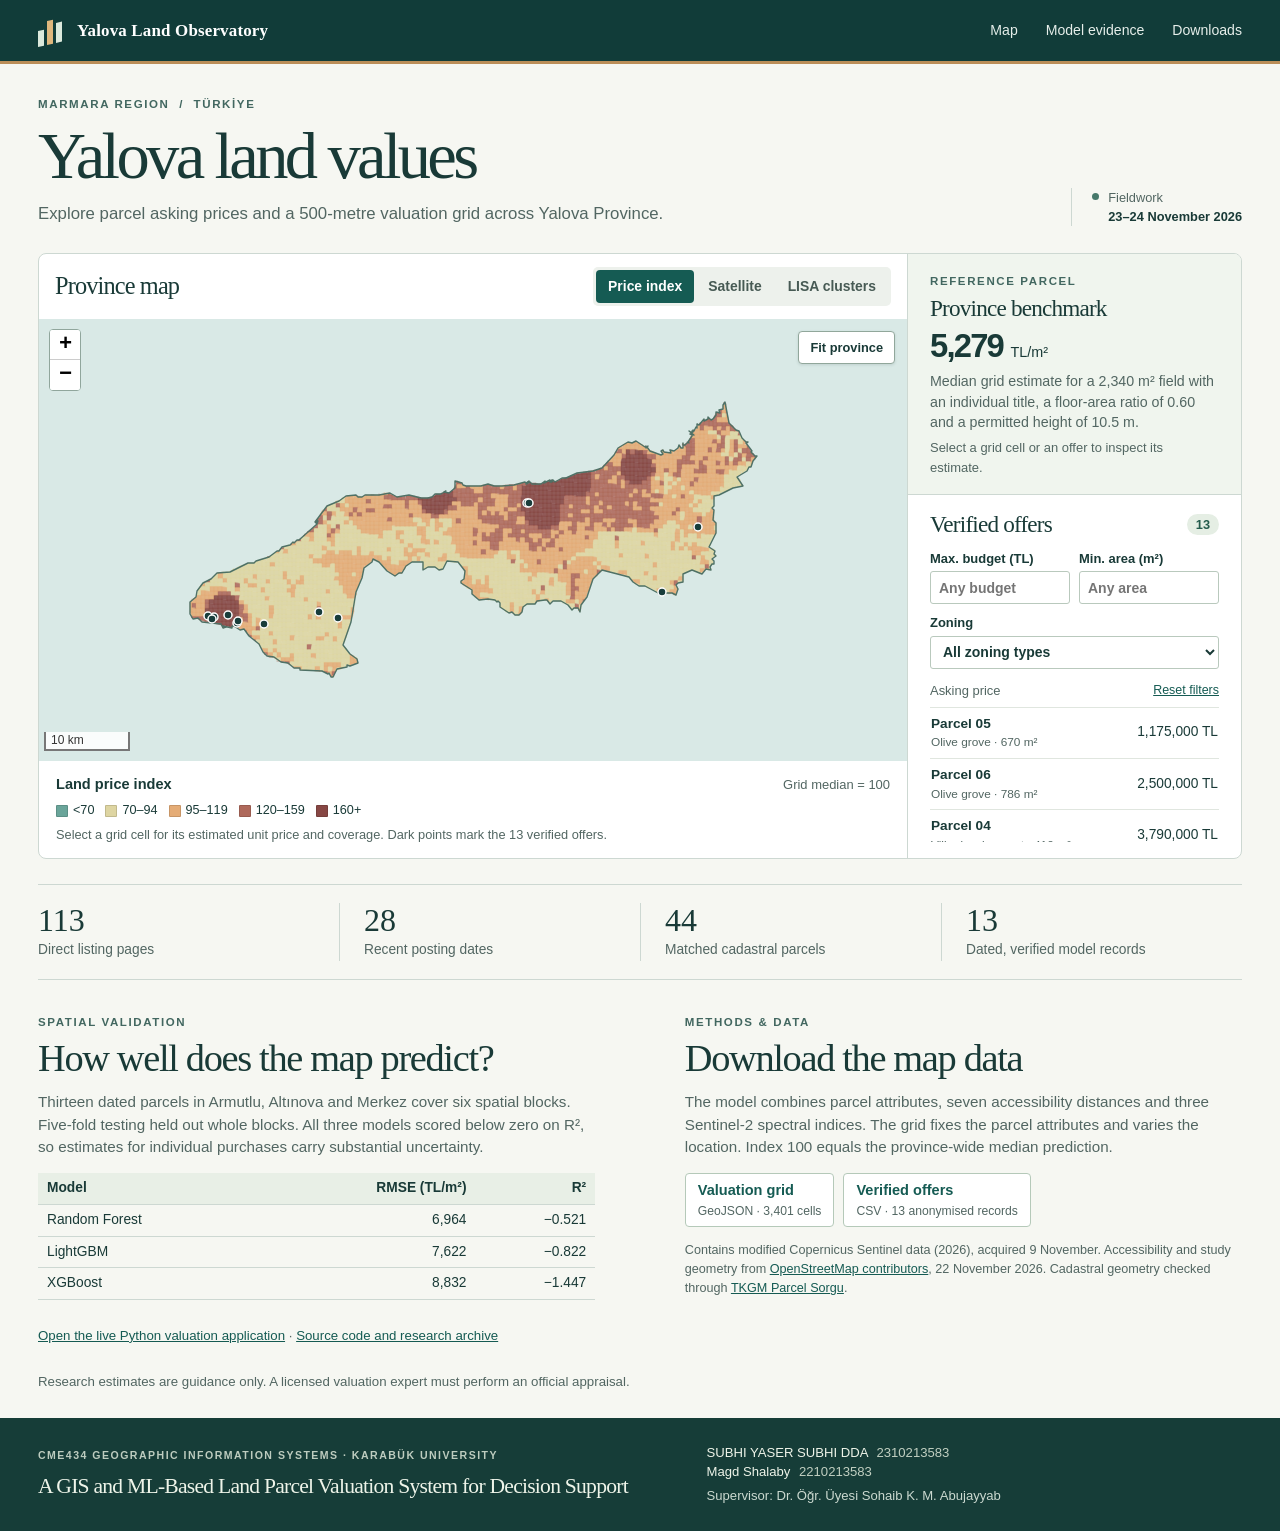
<file: docs/index.html>
<!doctype html>
<html lang="en">
<head>
  <meta charset="utf-8"><meta name="viewport" content="width=device-width,initial-scale=1">
  <meta name="theme-color" content="#123e3c">
  <title>Yalova Land Observatory · Parcel valuation</title>
  <link rel="stylesheet" href="assets/leaflet/leaflet.css"><link rel="stylesheet" href="style.css">
</head>
<body>
<header class="masthead">
  <div class="wrap nav"><a class="brand" href="#map-section"><span class="brand-mark" aria-hidden="true"><i></i><i></i><i></i></span> Yalova Land Observatory</a>
    <nav aria-label="Page sections"><a href="#map-section">Map</a><a href="#evidence">Model evidence</a><a href="#data">Downloads</a></nav>
  </div>
</header>
<main class="wrap">
  <section class="intro"><div><p class="kicker">MARMARA REGION &nbsp;/&nbsp; TÜRKİYE</p>
    <h1>Yalova land values</h1><p class="dek">Explore parcel asking prices and a 500-metre valuation grid across Yalova Province.</p></div>
    <div class="dateline"><span class="dot"></span><span>Fieldwork<br><strong>23–24 November 2026</strong></span></div>
  </section>
  <section id="map-section" class="atlas" aria-label="Interactive land valuation map">
    <div class="atlas-main">
      <div class="bar"><h2>Province map</h2>
        <div class="layer-tabs" aria-label="Map layer" role="group">
          <button type="button" data-mode="index" aria-pressed="true">Price index</button><button type="button" data-mode="satellite" aria-pressed="false">Satellite</button><button type="button" data-mode="lisa" aria-pressed="false">LISA clusters</button>
        </div>
      </div>
      <div class="map-shell"><div id="map" aria-label="Map of Yalova. Use the offers list for keyboard access to parcel details."></div><button type="button" id="extent" aria-label="Fit entire province" title="Fit entire province">Fit province</button></div>
      <div class="legend"><div class="legend-head"><span id="legend-title">Land price index</span><span id="legend-unit">Grid median = 100</span></div><div id="legend-swatches"></div>
        <p id="caption" aria-live="polite">Loading local map layers…</p></div>
    </div>
    <aside class="sidebar">
      <section class="inspect" id="inspector" aria-label="Selected map location" aria-live="polite">
        <p class="kicker">REFERENCE PARCEL</p><h2>Province benchmark</h2><p class="price">5,279 <small>TL/m²</small></p>
        <p class="explain">Median grid estimate for a 2,340 m² field with an individual title, a floor-area ratio of 0.60 and a permitted height of 10.5 m.</p><p class="hint">Select a grid cell or an offer to inspect its estimate.</p>
      </section>
      <section class="filters" aria-labelledby="offer-title"><div class="line-title"><h2 id="offer-title">Verified offers</h2><span class="num" id="offer-count">13</span></div>
        <div class="pair"><label>Max. budget (TL)<input id="budget" type="number" min="0" step="any" inputmode="numeric" placeholder="Any budget"></label>
          <label>Min. area (m²)<input id="area" type="number" min="0" step="any" inputmode="numeric" placeholder="Any area"></label></div>
        <label>Zoning<select id="zone"><option value="">All zoning types</option></select></label>
        <div class="listhead"><span>Asking price</span><button type="button" id="reset">Reset filters</button></div><div id="offer-list" aria-label="Filtered parcel offers"></div>
      </section>
    </aside>
  </section>
  <section class="stats" aria-label="Study sample counts">
    <div><b>113</b><span>Direct listing pages</span></div><div><b>28</b><span>Recent posting dates</span></div><div><b>44</b><span>Matched cadastral parcels</span></div><div><b>13</b><span>Dated, verified model records</span></div>
  </section>
  <div id="evidence" class="evidence"><section>
    <p class="kicker">SPATIAL VALIDATION</p><h2>How well does the map predict?</h2><p>Thirteen dated parcels in Armutlu, Altınova and Merkez cover six spatial blocks. Five-fold testing held out whole blocks. All three models scored below zero on R², so estimates for individual purchases carry substantial uncertainty.</p>
    <table><thead><tr><th>Model</th><th>RMSE (TL/m²)</th><th>R²</th></tr></thead><tbody><tr><td>Random Forest</td><td>6,964</td><td>−0.521</td></tr><tr><td>LightGBM</td><td>7,622</td><td>−0.822</td></tr><tr><td>XGBoost</td><td>8,832</td><td>−1.447</td></tr></tbody></table>
  </section><section id="data"><p class="kicker">METHODS &amp; DATA</p><h2>Download the map data</h2><p>The model combines parcel attributes, seven accessibility distances and three Sentinel-2 spectral indices. The grid fixes the parcel attributes and varies the location. Index 100 equals the province-wide median prediction.</p>
    <div class="download"><a href="assets/verified_pilot.geojson" download="Yalova_verified_grid.geojson">Valuation grid <span>GeoJSON · 3,401 cells</span></a><button type="button" id="csv">Verified offers <span>CSV · 13 anonymised records</span></button></div>
    <p class="source">Contains modified Copernicus Sentinel data (2026), acquired 9 November. Accessibility and study geometry from <a href="https://www.openstreetmap.org/copyright" rel="noreferrer">OpenStreetMap contributors</a>, 22 November 2026. Cadastral geometry checked through <a href="https://parselsorgu.tkgm.gov.tr/" rel="noreferrer">TKGM Parcel Sorgu</a>.</p>
  </section></div>
  <p class="guidance"><a href="https://yalova-parcel-valuation-cme434.onrender.com">Open the live Python valuation application</a> · <a href="https://github.com/subhidada009/yalova-parcel-valuation-cme434">Source code and research archive</a></p>
  <p class="guidance">Research estimates are guidance only. A licensed valuation expert must perform an official appraisal.</p>
</main>
<footer><div class="wrap foot"><section><p class="kicker">CME434 GEOGRAPHIC INFORMATION SYSTEMS · KARABÜK UNIVERSITY</p>
  <h2>A GIS and ML-Based Land Parcel Valuation System for Decision Support</h2></section>
  <div class="team"><p>SUBHI YASER SUBHI DDA <span>2310213583</span></p><p>Magd Shalaby <span>2210213583</span></p><p class="supervisor">Supervisor: Dr. Öğr. Üyesi Sohaib K. M. Abujayyab</p></div></div></footer>
<script src="assets/leaflet/leaflet.js"></script><script src="map.js"></script>
</body></html>
</file>
<file: docs/assets/leaflet/leaflet.css>
/* required styles */

.leaflet-pane,
.leaflet-tile,
.leaflet-marker-icon,
.leaflet-marker-shadow,
.leaflet-tile-container,
.leaflet-pane > svg,
.leaflet-pane > canvas,
.leaflet-zoom-box,
.leaflet-image-layer,
.leaflet-layer {
	position: absolute;
	left: 0;
	top: 0;
	}
.leaflet-container {
	overflow: hidden;
	}
.leaflet-tile,
.leaflet-marker-icon,
.leaflet-marker-shadow {
	-webkit-user-select: none;
	   -moz-user-select: none;
	        user-select: none;
	  -webkit-user-drag: none;
	}
/* Prevents IE11 from highlighting tiles in blue */
.leaflet-tile::selection {
	background: transparent;
}
/* Safari renders non-retina tile on retina better with this, but Chrome is worse */
.leaflet-safari .leaflet-tile {
	image-rendering: -webkit-optimize-contrast;
	}
/* hack that prevents hw layers "stretching" when loading new tiles */
.leaflet-safari .leaflet-tile-container {
	width: 1600px;
	height: 1600px;
	-webkit-transform-origin: 0 0;
	}
.leaflet-marker-icon,
.leaflet-marker-shadow {
	display: block;
	}
/* .leaflet-container svg: reset svg max-width decleration shipped in Joomla! (joomla.org) 3.x */
/* .leaflet-container img: map is broken in FF if you have max-width: 100% on tiles */
.leaflet-container .leaflet-overlay-pane svg {
	max-width: none !important;
	max-height: none !important;
	}
.leaflet-container .leaflet-marker-pane img,
.leaflet-container .leaflet-shadow-pane img,
.leaflet-container .leaflet-tile-pane img,
.leaflet-container img.leaflet-image-layer,
.leaflet-container .leaflet-tile {
	max-width: none !important;
	max-height: none !important;
	width: auto;
	padding: 0;
	}

.leaflet-container img.leaflet-tile {
	/* See: https://bugs.chromium.org/p/chromium/issues/detail?id=600120 */
	mix-blend-mode: plus-lighter;
}

.leaflet-container.leaflet-touch-zoom {
	-ms-touch-action: pan-x pan-y;
	touch-action: pan-x pan-y;
	}
.leaflet-container.leaflet-touch-drag {
	-ms-touch-action: pinch-zoom;
	/* Fallback for FF which doesn't support pinch-zoom */
	touch-action: none;
	touch-action: pinch-zoom;
}
.leaflet-container.leaflet-touch-drag.leaflet-touch-zoom {
	-ms-touch-action: none;
	touch-action: none;
}
.leaflet-container {
	-webkit-tap-highlight-color: transparent;
}
.leaflet-container a {
	-webkit-tap-highlight-color: rgba(51, 181, 229, 0.4);
}
.leaflet-tile {
	filter: inherit;
	visibility: hidden;
	}
.leaflet-tile-loaded {
	visibility: inherit;
	}
.leaflet-zoom-box {
	width: 0;
	height: 0;
	-moz-box-sizing: border-box;
	     box-sizing: border-box;
	z-index: 800;
	}
/* workaround for https://bugzilla.mozilla.org/show_bug.cgi?id=888319 */
.leaflet-overlay-pane svg {
	-moz-user-select: none;
	}

.leaflet-pane         { z-index: 400; }

.leaflet-tile-pane    { z-index: 200; }
.leaflet-overlay-pane { z-index: 400; }
.leaflet-shadow-pane  { z-index: 500; }
.leaflet-marker-pane  { z-index: 600; }
.leaflet-tooltip-pane   { z-index: 650; }
.leaflet-popup-pane   { z-index: 700; }

.leaflet-map-pane canvas { z-index: 100; }
.leaflet-map-pane svg    { z-index: 200; }

.leaflet-vml-shape {
	width: 1px;
	height: 1px;
	}
.lvml {
	behavior: url(#default#VML);
	display: inline-block;
	position: absolute;
	}


/* control positioning */

.leaflet-control {
	position: relative;
	z-index: 800;
	pointer-events: visiblePainted; /* IE 9-10 doesn't have auto */
	pointer-events: auto;
	}
.leaflet-top,
.leaflet-bottom {
	position: absolute;
	z-index: 1000;
	pointer-events: none;
	}
.leaflet-top {
	top: 0;
	}
.leaflet-right {
	right: 0;
	}
.leaflet-bottom {
	bottom: 0;
	}
.leaflet-left {
	left: 0;
	}
.leaflet-control {
	float: left;
	clear: both;
	}
.leaflet-right .leaflet-control {
	float: right;
	}
.leaflet-top .leaflet-control {
	margin-top: 10px;
	}
.leaflet-bottom .leaflet-control {
	margin-bottom: 10px;
	}
.leaflet-left .leaflet-control {
	margin-left: 10px;
	}
.leaflet-right .leaflet-control {
	margin-right: 10px;
	}


/* zoom and fade animations */

.leaflet-fade-anim .leaflet-popup {
	opacity: 0;
	-webkit-transition: opacity 0.2s linear;
	   -moz-transition: opacity 0.2s linear;
	        transition: opacity 0.2s linear;
	}
.leaflet-fade-anim .leaflet-map-pane .leaflet-popup {
	opacity: 1;
	}
.leaflet-zoom-animated {
	-webkit-transform-origin: 0 0;
	    -ms-transform-origin: 0 0;
	        transform-origin: 0 0;
	}
svg.leaflet-zoom-animated {
	will-change: transform;
}

.leaflet-zoom-anim .leaflet-zoom-animated {
	-webkit-transition: -webkit-transform 0.25s cubic-bezier(0,0,0.25,1);
	   -moz-transition:    -moz-transform 0.25s cubic-bezier(0,0,0.25,1);
	        transition:         transform 0.25s cubic-bezier(0,0,0.25,1);
	}
.leaflet-zoom-anim .leaflet-tile,
.leaflet-pan-anim .leaflet-tile {
	-webkit-transition: none;
	   -moz-transition: none;
	        transition: none;
	}

.leaflet-zoom-anim .leaflet-zoom-hide {
	visibility: hidden;
	}


/* cursors */

.leaflet-interactive {
	cursor: pointer;
	}
.leaflet-grab {
	cursor: -webkit-grab;
	cursor:    -moz-grab;
	cursor:         grab;
	}
.leaflet-crosshair,
.leaflet-crosshair .leaflet-interactive {
	cursor: crosshair;
	}
.leaflet-popup-pane,
.leaflet-control {
	cursor: auto;
	}
.leaflet-dragging .leaflet-grab,
.leaflet-dragging .leaflet-grab .leaflet-interactive,
.leaflet-dragging .leaflet-marker-draggable {
	cursor: move;
	cursor: -webkit-grabbing;
	cursor:    -moz-grabbing;
	cursor:         grabbing;
	}

/* marker & overlays interactivity */
.leaflet-marker-icon,
.leaflet-marker-shadow,
.leaflet-image-layer,
.leaflet-pane > svg path,
.leaflet-tile-container {
	pointer-events: none;
	}

.leaflet-marker-icon.leaflet-interactive,
.leaflet-image-layer.leaflet-interactive,
.leaflet-pane > svg path.leaflet-interactive,
svg.leaflet-image-layer.leaflet-interactive path {
	pointer-events: visiblePainted; /* IE 9-10 doesn't have auto */
	pointer-events: auto;
	}

/* visual tweaks */

.leaflet-container {
	background: #ddd;
	outline-offset: 1px;
	}
.leaflet-container a {
	color: #0078A8;
	}
.leaflet-zoom-box {
	border: 2px dotted #38f;
	background: rgba(255,255,255,0.5);
	}


/* general typography */
.leaflet-container {
	font-family: "Helvetica Neue", Arial, Helvetica, sans-serif;
	font-size: 12px;
	font-size: 0.75rem;
	line-height: 1.5;
	}


/* general toolbar styles */

.leaflet-bar {
	box-shadow: 0 1px 5px rgba(0,0,0,0.65);
	border-radius: 4px;
	}
.leaflet-bar a {
	background-color: #fff;
	border-bottom: 1px solid #ccc;
	width: 26px;
	height: 26px;
	line-height: 26px;
	display: block;
	text-align: center;
	text-decoration: none;
	color: black;
	}
.leaflet-bar a,
.leaflet-control-layers-toggle {
	background-position: 50% 50%;
	background-repeat: no-repeat;
	display: block;
	}
.leaflet-bar a:hover,
.leaflet-bar a:focus {
	background-color: #f4f4f4;
	}
.leaflet-bar a:first-child {
	border-top-left-radius: 4px;
	border-top-right-radius: 4px;
	}
.leaflet-bar a:last-child {
	border-bottom-left-radius: 4px;
	border-bottom-right-radius: 4px;
	border-bottom: none;
	}
.leaflet-bar a.leaflet-disabled {
	cursor: default;
	background-color: #f4f4f4;
	color: #bbb;
	}

.leaflet-touch .leaflet-bar a {
	width: 30px;
	height: 30px;
	line-height: 30px;
	}
.leaflet-touch .leaflet-bar a:first-child {
	border-top-left-radius: 2px;
	border-top-right-radius: 2px;
	}
.leaflet-touch .leaflet-bar a:last-child {
	border-bottom-left-radius: 2px;
	border-bottom-right-radius: 2px;
	}

/* zoom control */

.leaflet-control-zoom-in,
.leaflet-control-zoom-out {
	font: bold 18px 'Lucida Console', Monaco, monospace;
	text-indent: 1px;
	}

.leaflet-touch .leaflet-control-zoom-in, .leaflet-touch .leaflet-control-zoom-out  {
	font-size: 22px;
	}


/* layers control */

.leaflet-control-layers {
	box-shadow: 0 1px 5px rgba(0,0,0,0.4);
	background: #fff;
	border-radius: 5px;
	}
.leaflet-control-layers-toggle {
	background-image: url(images/layers.png);
	width: 36px;
	height: 36px;
	}
.leaflet-retina .leaflet-control-layers-toggle {
	background-image: url(images/layers-2x.png);
	background-size: 26px 26px;
	}
.leaflet-touch .leaflet-control-layers-toggle {
	width: 44px;
	height: 44px;
	}
.leaflet-control-layers .leaflet-control-layers-list,
.leaflet-control-layers-expanded .leaflet-control-layers-toggle {
	display: none;
	}
.leaflet-control-layers-expanded .leaflet-control-layers-list {
	display: block;
	position: relative;
	}
.leaflet-control-layers-expanded {
	padding: 6px 10px 6px 6px;
	color: #333;
	background: #fff;
	}
.leaflet-control-layers-scrollbar {
	overflow-y: scroll;
	overflow-x: hidden;
	padding-right: 5px;
	}
.leaflet-control-layers-selector {
	margin-top: 2px;
	position: relative;
	top: 1px;
	}
.leaflet-control-layers label {
	display: block;
	font-size: 13px;
	font-size: 1.08333em;
	}
.leaflet-control-layers-separator {
	height: 0;
	border-top: 1px solid #ddd;
	margin: 5px -10px 5px -6px;
	}

/* Default icon URLs */
.leaflet-default-icon-path { /* used only in path-guessing heuristic, see L.Icon.Default */
	background-image: url(images/marker-icon.png);
	}


/* attribution and scale controls */

.leaflet-container .leaflet-control-attribution {
	background: #fff;
	background: rgba(255, 255, 255, 0.8);
	margin: 0;
	}
.leaflet-control-attribution,
.leaflet-control-scale-line {
	padding: 0 5px;
	color: #333;
	line-height: 1.4;
	}
.leaflet-control-attribution a {
	text-decoration: none;
	}
.leaflet-control-attribution a:hover,
.leaflet-control-attribution a:focus {
	text-decoration: underline;
	}
.leaflet-attribution-flag {
	display: inline !important;
	vertical-align: baseline !important;
	width: 1em;
	height: 0.6669em;
	}
.leaflet-left .leaflet-control-scale {
	margin-left: 5px;
	}
.leaflet-bottom .leaflet-control-scale {
	margin-bottom: 5px;
	}
.leaflet-control-scale-line {
	border: 2px solid #777;
	border-top: none;
	line-height: 1.1;
	padding: 2px 5px 1px;
	white-space: nowrap;
	-moz-box-sizing: border-box;
	     box-sizing: border-box;
	background: rgba(255, 255, 255, 0.8);
	text-shadow: 1px 1px #fff;
	}
.leaflet-control-scale-line:not(:first-child) {
	border-top: 2px solid #777;
	border-bottom: none;
	margin-top: -2px;
	}
.leaflet-control-scale-line:not(:first-child):not(:last-child) {
	border-bottom: 2px solid #777;
	}

.leaflet-touch .leaflet-control-attribution,
.leaflet-touch .leaflet-control-layers,
.leaflet-touch .leaflet-bar {
	box-shadow: none;
	}
.leaflet-touch .leaflet-control-layers,
.leaflet-touch .leaflet-bar {
	border: 2px solid rgba(0,0,0,0.2);
	background-clip: padding-box;
	}


/* popup */

.leaflet-popup {
	position: absolute;
	text-align: center;
	margin-bottom: 20px;
	}
.leaflet-popup-content-wrapper {
	padding: 1px;
	text-align: left;
	border-radius: 12px;
	}
.leaflet-popup-content {
	margin: 13px 24px 13px 20px;
	line-height: 1.3;
	font-size: 13px;
	font-size: 1.08333em;
	min-height: 1px;
	}
.leaflet-popup-content p {
	margin: 17px 0;
	margin: 1.3em 0;
	}
.leaflet-popup-tip-container {
	width: 40px;
	height: 20px;
	position: absolute;
	left: 50%;
	margin-top: -1px;
	margin-left: -20px;
	overflow: hidden;
	pointer-events: none;
	}
.leaflet-popup-tip {
	width: 17px;
	height: 17px;
	padding: 1px;

	margin: -10px auto 0;
	pointer-events: auto;

	-webkit-transform: rotate(45deg);
	   -moz-transform: rotate(45deg);
	    -ms-transform: rotate(45deg);
	        transform: rotate(45deg);
	}
.leaflet-popup-content-wrapper,
.leaflet-popup-tip {
	background: white;
	color: #333;
	box-shadow: 0 3px 14px rgba(0,0,0,0.4);
	}
.leaflet-container a.leaflet-popup-close-button {
	position: absolute;
	top: 0;
	right: 0;
	border: none;
	text-align: center;
	width: 24px;
	height: 24px;
	font: 16px/24px Tahoma, Verdana, sans-serif;
	color: #757575;
	text-decoration: none;
	background: transparent;
	}
.leaflet-container a.leaflet-popup-close-button:hover,
.leaflet-container a.leaflet-popup-close-button:focus {
	color: #585858;
	}
.leaflet-popup-scrolled {
	overflow: auto;
	}

.leaflet-oldie .leaflet-popup-content-wrapper {
	-ms-zoom: 1;
	}
.leaflet-oldie .leaflet-popup-tip {
	width: 24px;
	margin: 0 auto;

	-ms-filter: "progid:DXImageTransform.Microsoft.Matrix(M11=0.70710678, M12=0.70710678, M21=-0.70710678, M22=0.70710678)";
	filter: progid:DXImageTransform.Microsoft.Matrix(M11=0.70710678, M12=0.70710678, M21=-0.70710678, M22=0.70710678);
	}

.leaflet-oldie .leaflet-control-zoom,
.leaflet-oldie .leaflet-control-layers,
.leaflet-oldie .leaflet-popup-content-wrapper,
.leaflet-oldie .leaflet-popup-tip {
	border: 1px solid #999;
	}


/* div icon */

.leaflet-div-icon {
	background: #fff;
	border: 1px solid #666;
	}


/* Tooltip */
/* Base styles for the element that has a tooltip */
.leaflet-tooltip {
	position: absolute;
	padding: 6px;
	background-color: #fff;
	border: 1px solid #fff;
	border-radius: 3px;
	color: #222;
	white-space: nowrap;
	-webkit-user-select: none;
	-moz-user-select: none;
	-ms-user-select: none;
	user-select: none;
	pointer-events: none;
	box-shadow: 0 1px 3px rgba(0,0,0,0.4);
	}
.leaflet-tooltip.leaflet-interactive {
	cursor: pointer;
	pointer-events: auto;
	}
.leaflet-tooltip-top:before,
.leaflet-tooltip-bottom:before,
.leaflet-tooltip-left:before,
.leaflet-tooltip-right:before {
	position: absolute;
	pointer-events: none;
	border: 6px solid transparent;
	background: transparent;
	content: "";
	}

/* Directions */

.leaflet-tooltip-bottom {
	margin-top: 6px;
}
.leaflet-tooltip-top {
	margin-top: -6px;
}
.leaflet-tooltip-bottom:before,
.leaflet-tooltip-top:before {
	left: 50%;
	margin-left: -6px;
	}
.leaflet-tooltip-top:before {
	bottom: 0;
	margin-bottom: -12px;
	border-top-color: #fff;
	}
.leaflet-tooltip-bottom:before {
	top: 0;
	margin-top: -12px;
	margin-left: -6px;
	border-bottom-color: #fff;
	}
.leaflet-tooltip-left {
	margin-left: -6px;
}
.leaflet-tooltip-right {
	margin-left: 6px;
}
.leaflet-tooltip-left:before,
.leaflet-tooltip-right:before {
	top: 50%;
	margin-top: -6px;
	}
.leaflet-tooltip-left:before {
	right: 0;
	margin-right: -12px;
	border-left-color: #fff;
	}
.leaflet-tooltip-right:before {
	left: 0;
	margin-left: -12px;
	border-right-color: #fff;
	}

/* Printing */

@media print {
	/* Prevent printers from removing background-images of controls. */
	.leaflet-control {
		-webkit-print-color-adjust: exact;
		print-color-adjust: exact;
		}
	}
</file>
<file: docs/style.css>
:root{--ink:#193a37;--teal:#155b53;--muted:#526662;--line:#cdd8d2;--paper:#f6f7f2;--white:#fff;--rust:#a65337;--sea:#d9e9e6;font:16px/1.5 'Segoe UI',Arial,sans-serif;color:var(--ink);background:var(--paper);scroll-behavior:smooth}
*{box-sizing:border-box}body{margin:0}a{color:var(--teal)}button,input,select{font:inherit;color:inherit}button,a,select{touch-action:manipulation}button{cursor:pointer}button:focus-visible,a:focus-visible,input:focus-visible,select:focus-visible{outline:3px solid #ae6a39;outline-offset:3px}button{border:0}h1,h2,h3,p{margin:0}h1,h2{font-family:Georgia,'Times New Roman',serif;font-weight:500}h1{letter-spacing:-.055em;line-height:1.03;font-size:clamp(2.7rem,5.2vw,4.9rem)}h2{letter-spacing:-.035em;line-height:1.16}.wrap{width:min(calc(100% - 76px),1512px);margin:auto}.masthead{background:#113c39;color:#fff;border-bottom:3px solid #bb8e58}.nav{min-height:61px;display:flex;align-items:center;justify-content:space-between;gap:20px}.brand{display:inline-flex;align-items:center;gap:12px;color:#fff;text-decoration:none;font:600 1.06rem Georgia,serif;letter-spacing:.01em}.brand-mark{display:inline-flex;align-items:end;gap:3px;width:27px;height:26px;transform:skewY(-13deg)}.brand-mark i{display:block;width:6px;background:#dce9dc;height:16px}.brand-mark i:nth-child(2){height:24px;background:#dfb77d}.brand-mark i:nth-child(3){height:20px}.nav nav{display:flex;gap:28px}.nav nav a{color:#e6eeea;text-decoration:none;font-size:.88rem}.nav nav a:hover{text-decoration:underline}.intro{padding:32px 0 27px;display:flex;align-items:flex-end;justify-content:space-between;gap:20px}.kicker{font-size:.72rem;font-weight:700;letter-spacing:.14em;color:#426760;margin-bottom:9px}.dek,.explain,.hint,.evidence p,.guidance{color:var(--muted)}.dek{margin-top:10px;font-size:1.05rem;max-width:690px}.dateline{display:flex;gap:9px;align-items:flex-start;border-left:1px solid var(--line);padding-left:20px;font-size:.8rem;color:var(--muted);white-space:nowrap}.dateline strong{color:var(--ink);font-weight:600}.dot{display:inline-block;background:#46796b;border-radius:50%;width:7px;height:7px;margin-top:5px}.atlas{display:grid;grid-template-columns:minmax(0,1fr) 334px;border:1px solid var(--line);border-radius:8px;overflow:hidden;background:var(--white);scroll-margin-top:10px}.atlas-main{min-width:0;display:flex;flex-direction:column}.bar{display:flex;justify-content:space-between;align-items:center;padding:13px 16px;gap:12px;flex-wrap:wrap}.bar h2{font-size:1.52rem}.layer-tabs{display:flex;padding:3px;background:#edf1ec;border-radius:5px;gap:2px}.layer-tabs button{background:transparent;padding:6px 12px;border-radius:4px;color:#475a54;font-size:.87rem;font-weight:600}.layer-tabs button[aria-pressed=true]{background:var(--teal);color:white}.map-shell{position:relative;flex:1;min-height:410px}.map-shell #map{height:100%;position:absolute;inset:0;background:var(--sea);z-index:1}.leaflet-control-attribution{font:10px/1.45 'Segoe UI',sans-serif!important;color:#405854!important}.leaflet-control-attribution a{color:#275f56!important}.leaflet-control-zoom{border:1px solid #90a69c!important}.leaflet-control-scale{margin-bottom:10px!important}.leaflet-control-scale-line{background:#ffffffd9}.pin-label{font:600 12px/1.2 'Segoe UI',Arial,sans-serif;color:#273f39;white-space:nowrap;text-shadow:0 1px 2px white,0 0 4px white}.water-label{font:italic 13px Georgia,serif;letter-spacing:.07em;color:#597770;white-space:nowrap;pointer-events:none}.location-label{font-weight:600;letter-spacing:.02em;color:#34514b;white-space:nowrap;pointer-events:none;font-size:11px;text-shadow:0 0 3px white,0 0 7px white}#extent{position:absolute;top:12px;right:12px;z-index:800;background:#fff;border:1px solid #91a79b;padding:6px 11px;border-radius:4px;font-size:.8rem;font-weight:600;box-shadow:0 1px 3px #243c3a23}.legend{padding:13px 17px 14px;min-height:95px}.legend-head,.line-title,.listhead{display:flex;justify-content:space-between;align-items:center;gap:9px}.legend-head span:first-child{font-size:.91rem;font-weight:700}.legend-head span:last-child,.listhead,.hint,.source{font-size:.81rem;color:var(--muted)}#legend-swatches{display:flex;gap:11px;flex-wrap:wrap;margin:6px 0}.key{display:inline-flex;align-items:center;gap:5px;font-size:.79rem}.key i{width:15px;height:8px;display:inline-block;border-radius:1px;border:1px solid #0002}.key i.round{border-radius:50%;height:9px;width:9px}.legend p{font-size:.8rem;color:var(--muted);line-height:1.35}.sidebar{border-left:1px solid var(--line);min-width:0}.inspect{padding:19px 22px 17px;background:#f0f5ee;border-bottom:1px solid var(--line)}.inspect .kicker{margin-bottom:5px}.inspect h2,.filters h2{font-size:1.45rem}.price{margin:6px 0 7px;font-size:2.05rem;font-weight:650;letter-spacing:-.055em;font-variant-numeric:tabular-nums;line-height:1.1}.price small{font-size:.9rem;letter-spacing:0;font-weight:500}.explain{font-size:.89rem;line-height:1.43}.hint{margin-top:6px}.filters{padding:16px 22px}.line-title{margin-bottom:11px}.num{font-size:.8rem;font-weight:700;color:#245c4d;background:#e5eee4;padding:1px 9px;border-radius:16px}.pair{display:grid;grid-template-columns:1fr 1fr;gap:9px}label{display:block;font-size:.81rem;font-weight:600}input,select{display:block;width:100%;margin:3px 0 9px;height:33px;padding:4px 8px;border:1px solid #b9c9bd;background:#fff;border-radius:3px;font-size:.875rem}.listhead{margin:4px 0}.listhead button{background:none;color:var(--teal);padding:3px 0;text-decoration:underline;font-size:.78rem}#offer-list{max-height:135px;overflow:auto;scrollbar-width:thin}.listrow{display:flex;width:100%;justify-content:space-between;gap:8px;align-items:center;text-align:left;background:transparent;border-top:1px solid #e0e6df;padding:6px 1px;font-size:.86rem}.listrow:hover,.listrow[aria-pressed=true]{background:#edf3ec}.listrow strong{font-size:.85rem;font-weight:650}.listrow small{display:block;color:var(--muted);font-size:.74rem}.listrow span:last-child{font-size:.86rem;text-align:right}.empty{font-size:.88rem;color:var(--muted);padding:10px 0}.inspect-data{display:grid;grid-template-columns:auto auto;gap:3px 8px;font-size:.8rem;margin:7px 0}.inspect-data dt{color:var(--muted)}.inspect-data dd{text-align:right;margin:0;font-weight:600}.inspect details{margin-top:6px;font-size:.81rem}.inspect details summary{cursor:pointer;color:var(--teal);font-weight:650}.inspect details label{margin-top:6px}.stats{display:grid;grid-template-columns:repeat(4,1fr);margin:25px 0 34px;padding:18px 0;border-top:1px solid var(--line);border-bottom:1px solid var(--line)}.stats div{display:flex;flex-direction:column;padding:0 24px;border-left:1px solid var(--line)}.stats div:first-child{border:0;padding-left:0}.stats b{font:500 2rem/1.12 Georgia,serif}.stats span{font-size:.86rem;color:var(--muted);margin-top:2px}.evidence{display:grid;grid-template-columns:1fr 1fr;gap:clamp(35px,7vw,100px)}.evidence h2{font-size:clamp(1.7rem,3vw,2.5rem);margin-bottom:10px}.evidence .kicker{color:#426760;margin-bottom:5px}.evidence p{font-size:.95rem;line-height:1.5}.evidence .kicker{font-size:.72rem}table{width:100%;border-collapse:collapse;font: .86rem/1.5 'Segoe UI',Arial,sans-serif;margin-top:14px}td,th{padding:5px 9px;border-bottom:1px solid var(--line);text-align:right}td:first-child,th:first-child{text-align:left}th{background:#e8efe6}.download{display:flex;gap:9px;margin:14px 0;flex-wrap:wrap}.download a,.download button{display:inline-flex;flex-direction:column;align-items:start;border:1px solid #b5c9b9;background:white;text-decoration:none;color:var(--teal);font-weight:650;font-size:.91rem;border-radius:4px;padding:6px 12px}.download span{color:var(--muted);font-size:.76rem;font-weight:400}.evidence .source{font-size:.79rem}.guidance{margin:26px 0;font-size:.83rem}.foot{display:grid;grid-template-columns:1.2fr 1fr;gap:26px;align-items:center;padding:25px 0}footer{background:#163d38;color:#eef4e9}footer .kicker{color:#bdccbf;font-size:.66rem}.foot h2{font-size:1.35rem;line-height:1.24;max-width:600px}.team{font-size:.82rem}.team span{color:#c1cfc1;margin-left:5px}.team .supervisor{margin-top:4px;color:#cbd9d0}
@media(min-width:1500px){.atlas{grid-template-columns:minmax(0,1fr) 385px}.map-shell{min-height:485px}.inspect{padding:23px 27px}.filters{padding:19px 27px}#offer-list{max-height:165px}}
@media(max-width:900px){.wrap{width:calc(100% - 36px)}.atlas{grid-template-columns:minmax(0,1fr) 282px}.bar{gap:8px}.layer-tabs button{padding:5px 9px}.inspect,.filters{padding:14px}.intro{padding-top:23px}.nav nav{gap:15px}.dateline{display:none}}
@media(max-width:710px){.wrap{width:calc(100% - 26px)}.nav{min-height:54px}.brand{font-size:.97rem;gap:8px}.nav nav{gap:12px}.nav nav a{font-size:.8rem}.nav nav a:last-child{display:none}.atlas{display:flex;flex-direction:column}.map-shell{min-height:clamp(305px,59vw,400px)}.bar{padding:10px 11px}.bar h2{font-size:1.2rem}.layer-tabs button{font-size:.77rem;padding:6px}.legend{padding:11px;min-height:89px}.sidebar{border-left:0;border-top:1px solid var(--line)}.inspect,.filters{padding:14px 16px}.inspect .price{font-size:1.7rem}.stats{grid-template-columns:1fr 1fr;gap:14px 0;margin:19px 0 24px;padding:13px 0}.stats div:nth-child(3){border:0;padding-left:0}.stats div{padding-left:17px}.stats b{font-size:1.7rem}.stats span{font-size:.78rem}.evidence,.foot{grid-template-columns:1fr;gap:22px}.intro{padding:22px 0 18px}.dek{font-size:.93rem}.kicker{font-size:.67rem}.legend-head{gap:3px}.legend-head span:last-child{font-size:.72rem}.key{font-size:.7rem}#legend-swatches{gap:6px}.foot{gap:15px}.listrow{padding:8px 0}}
</file>
